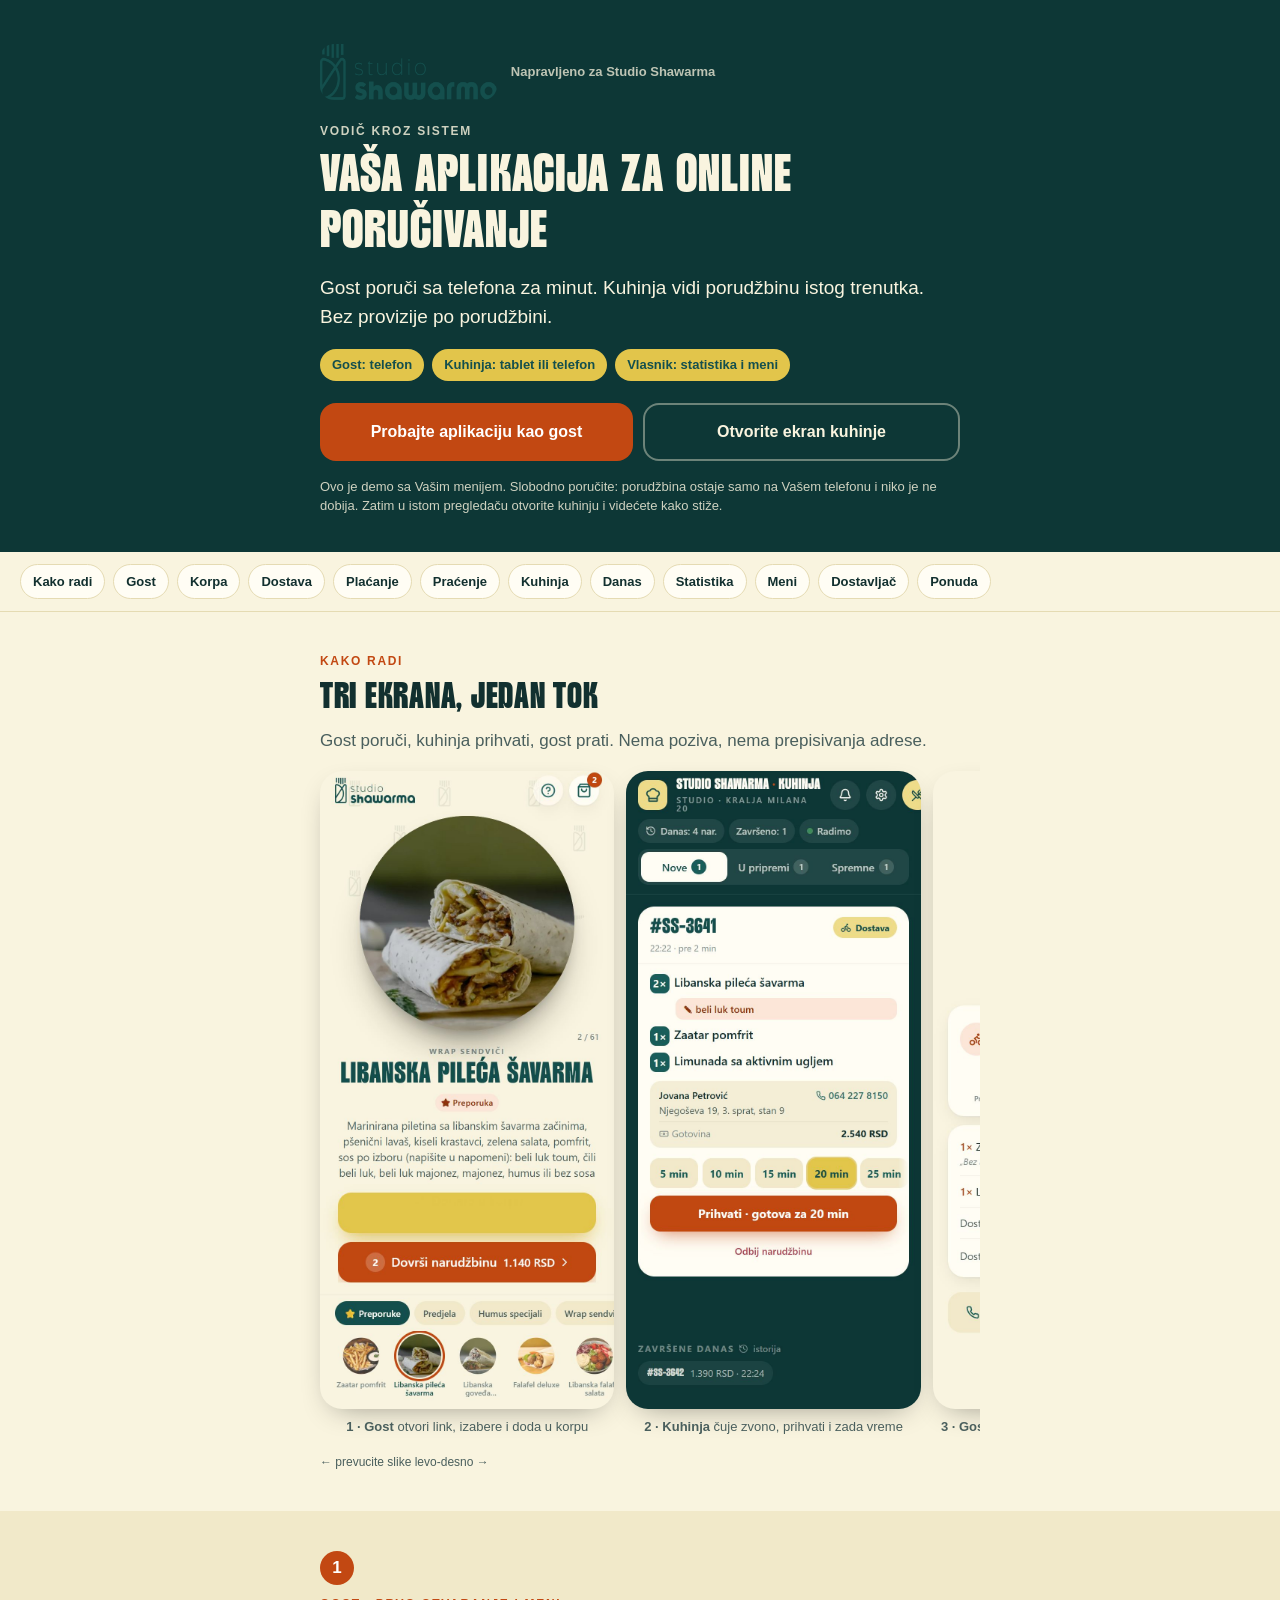
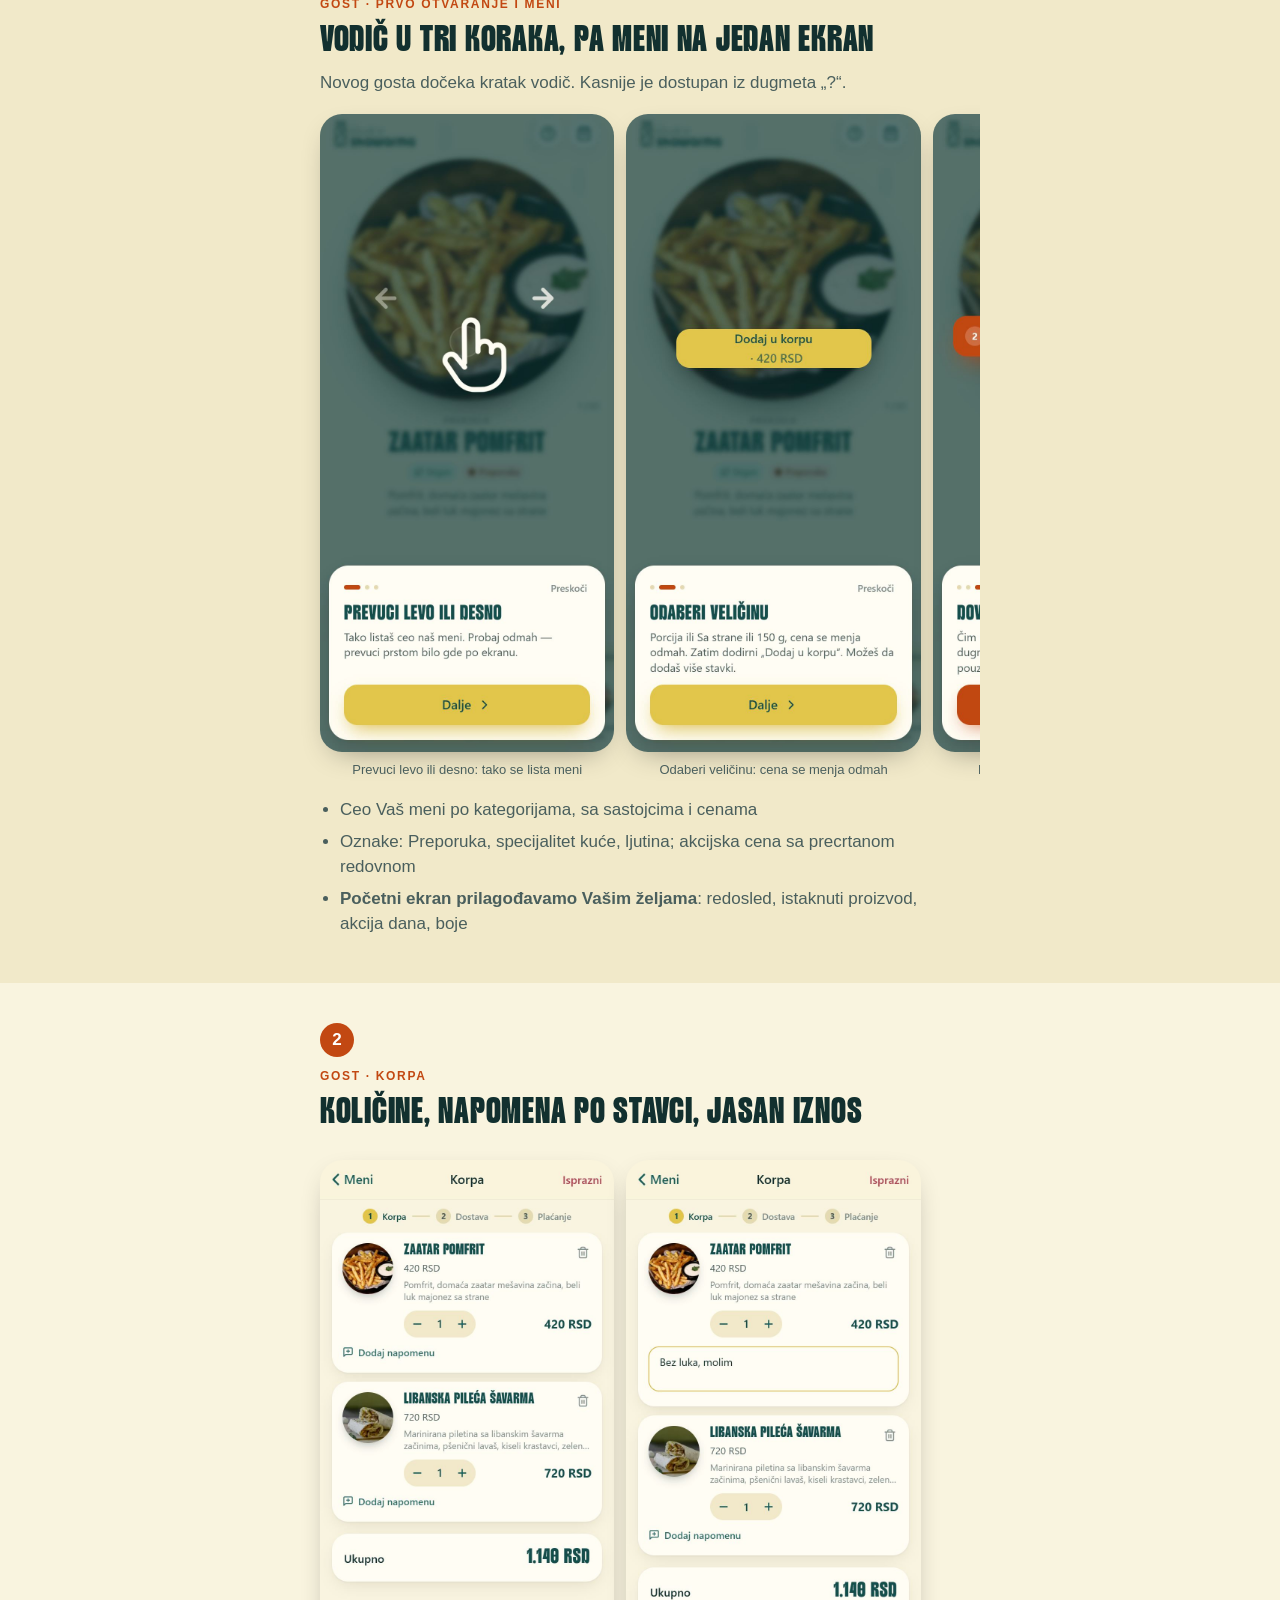
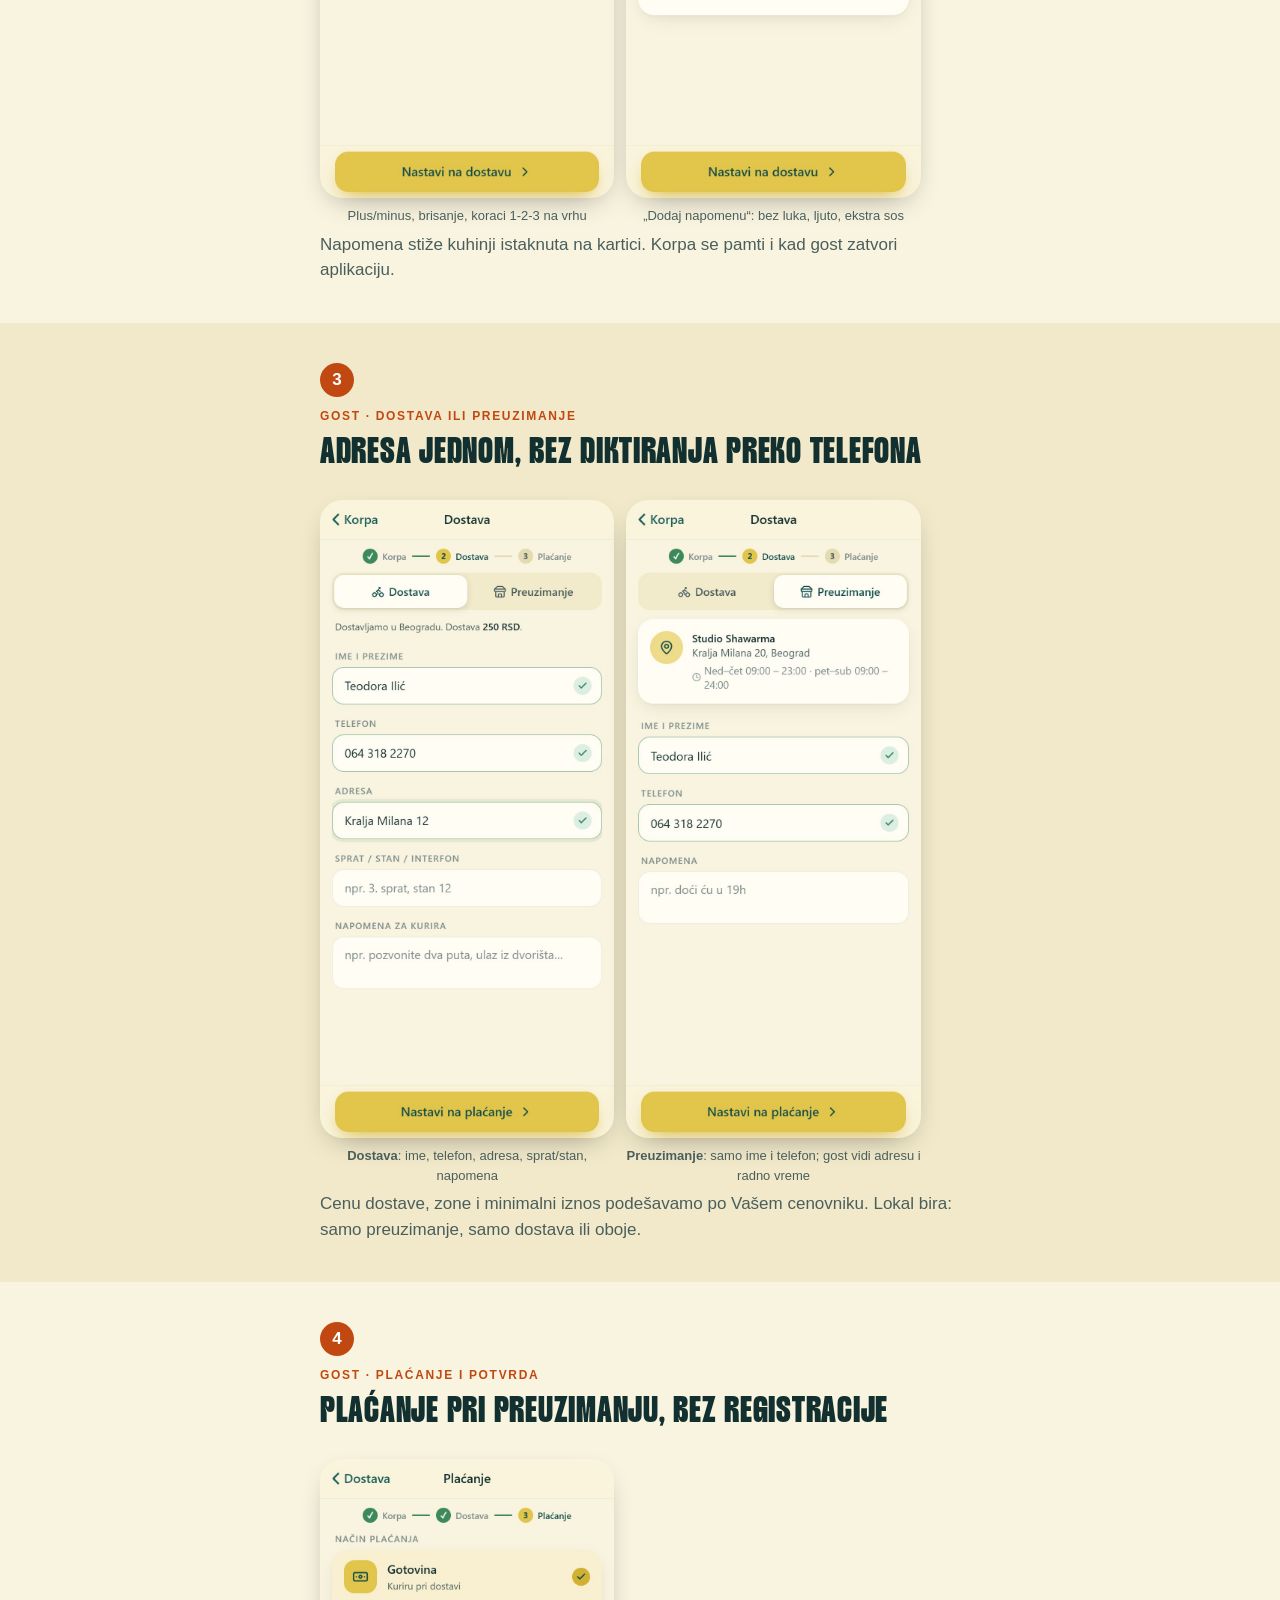
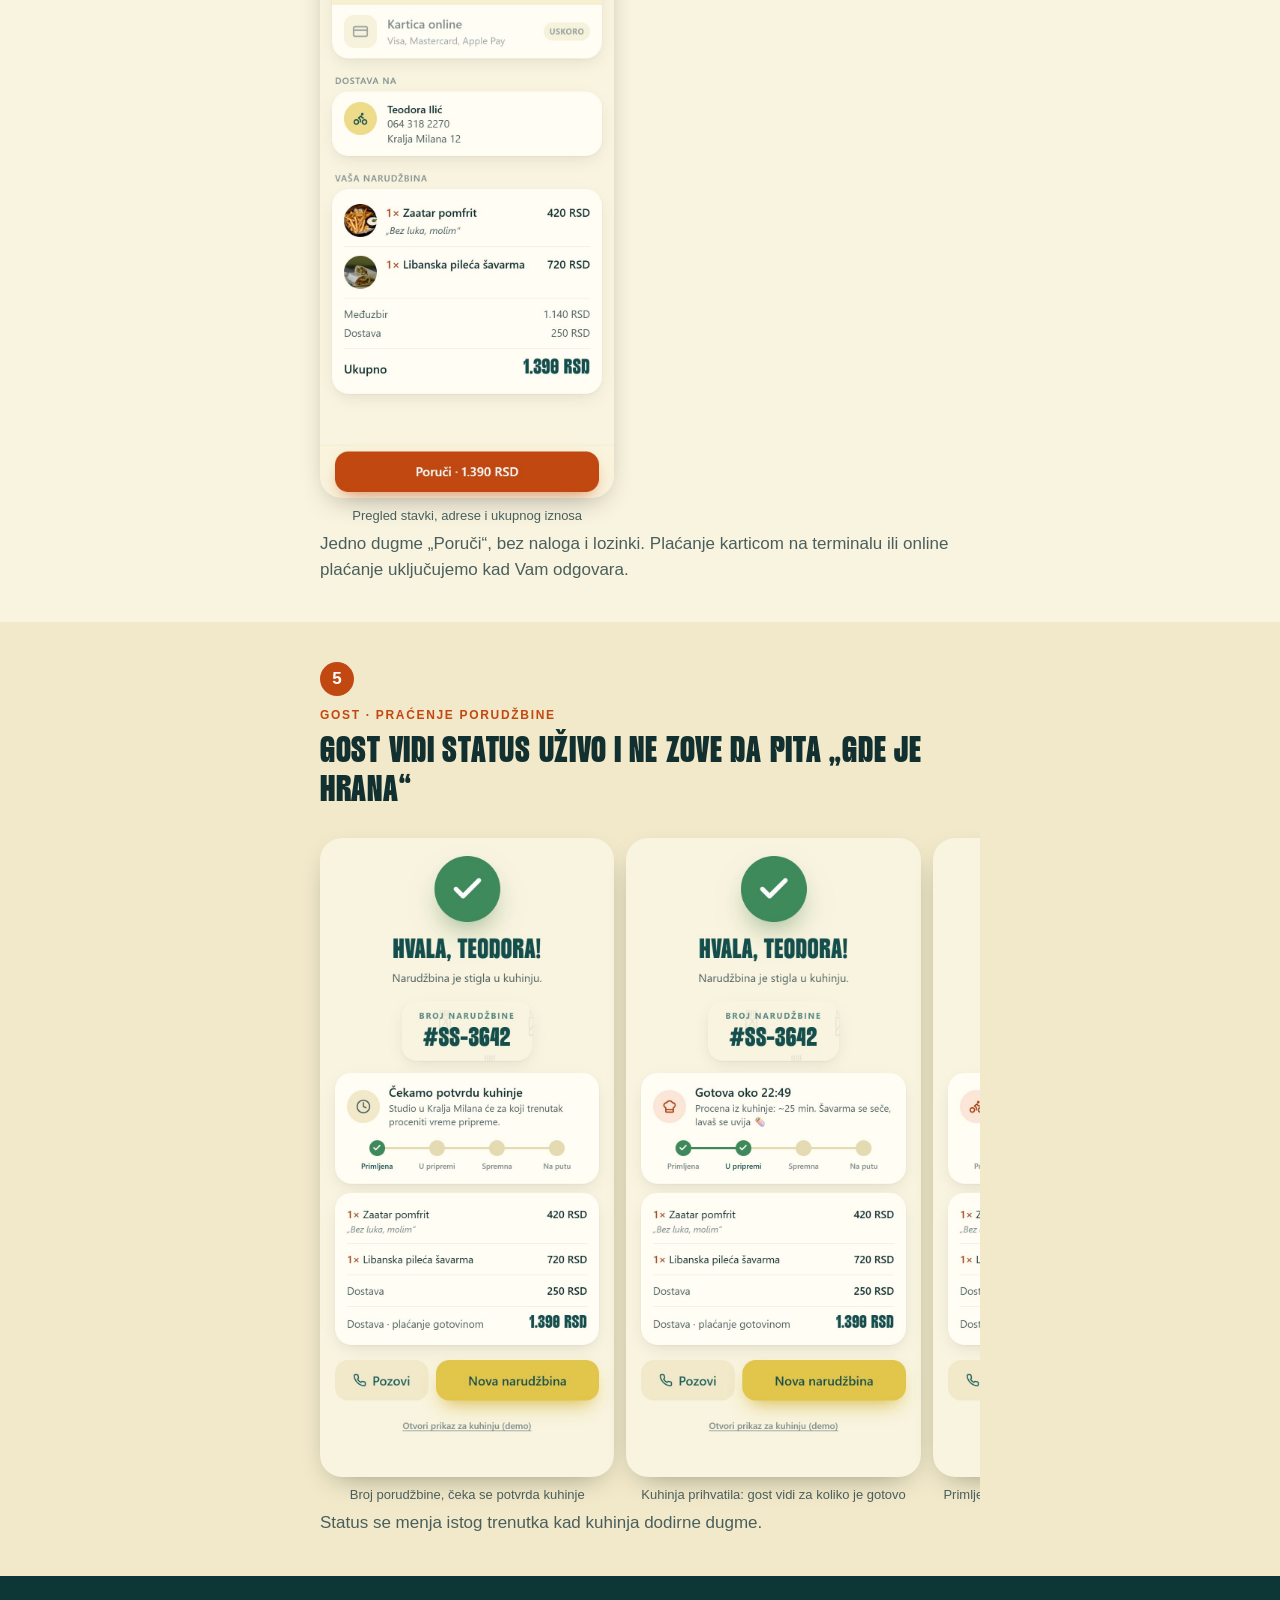
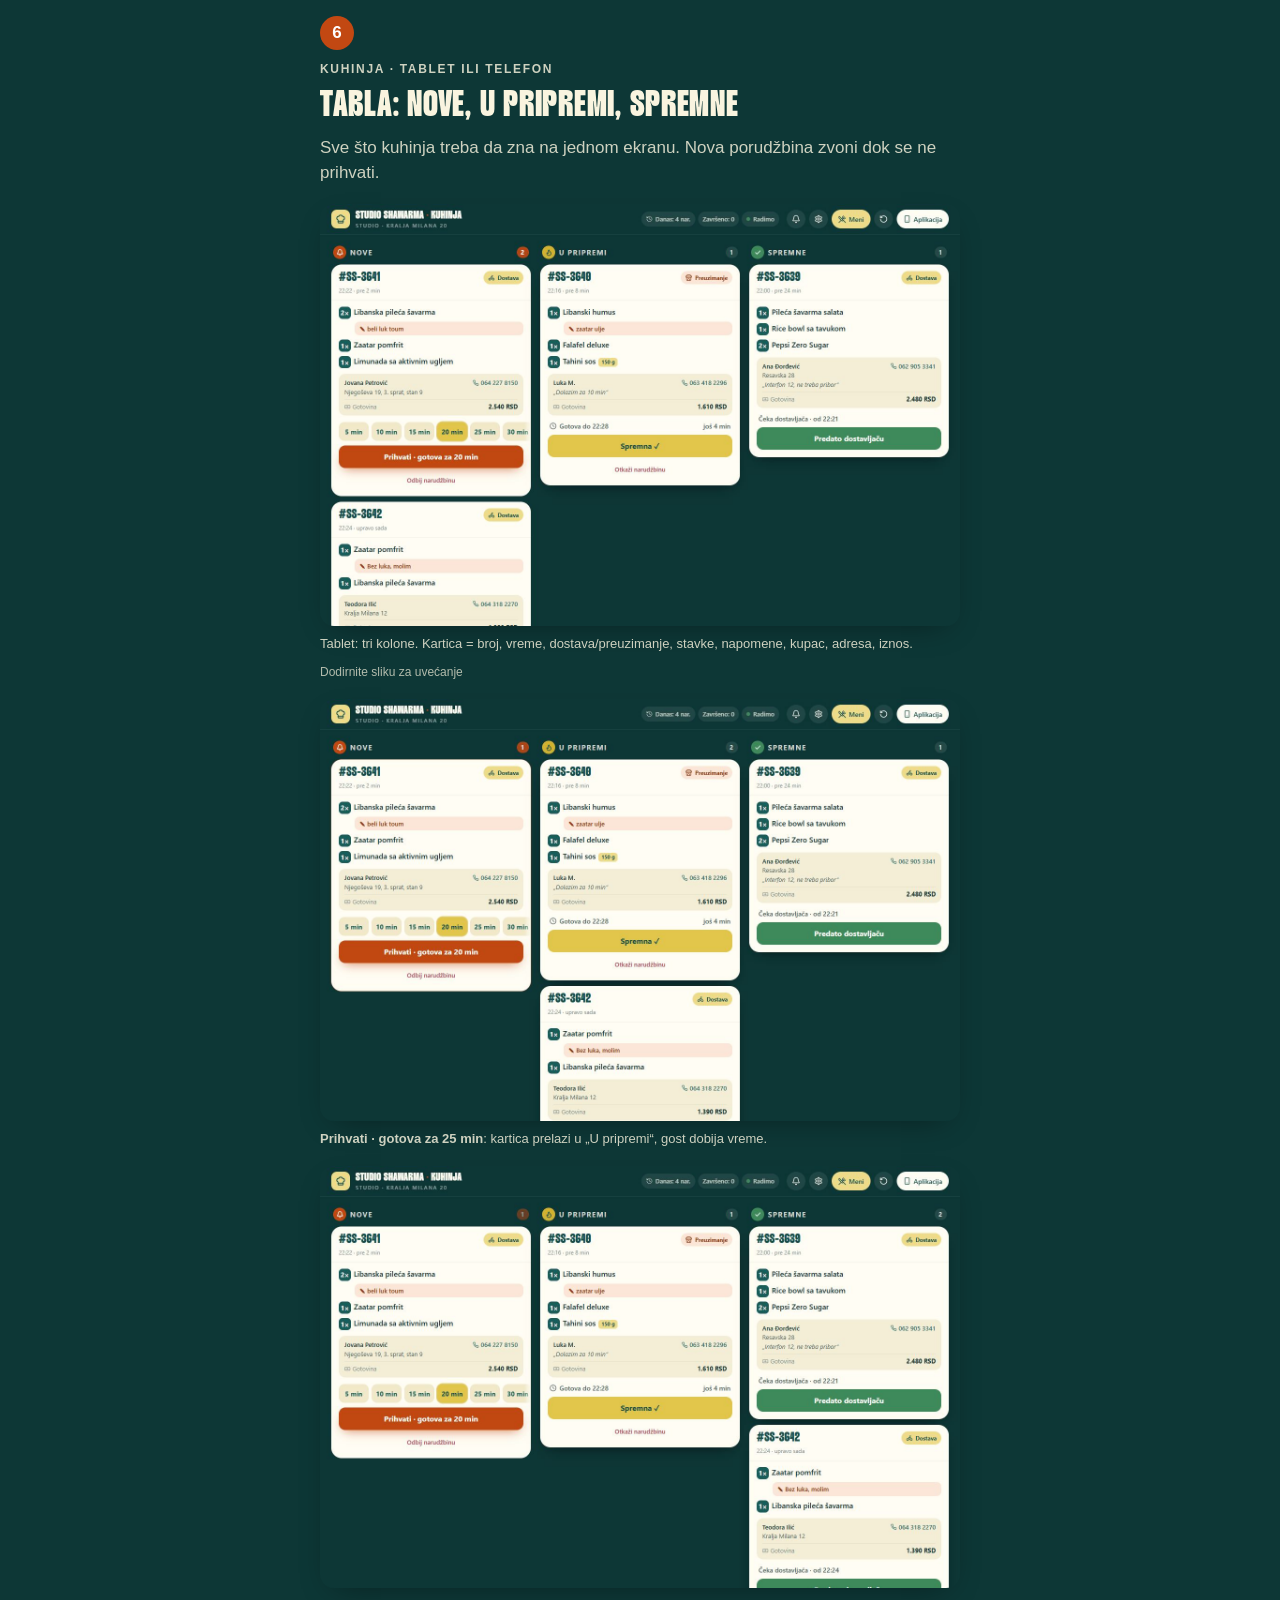
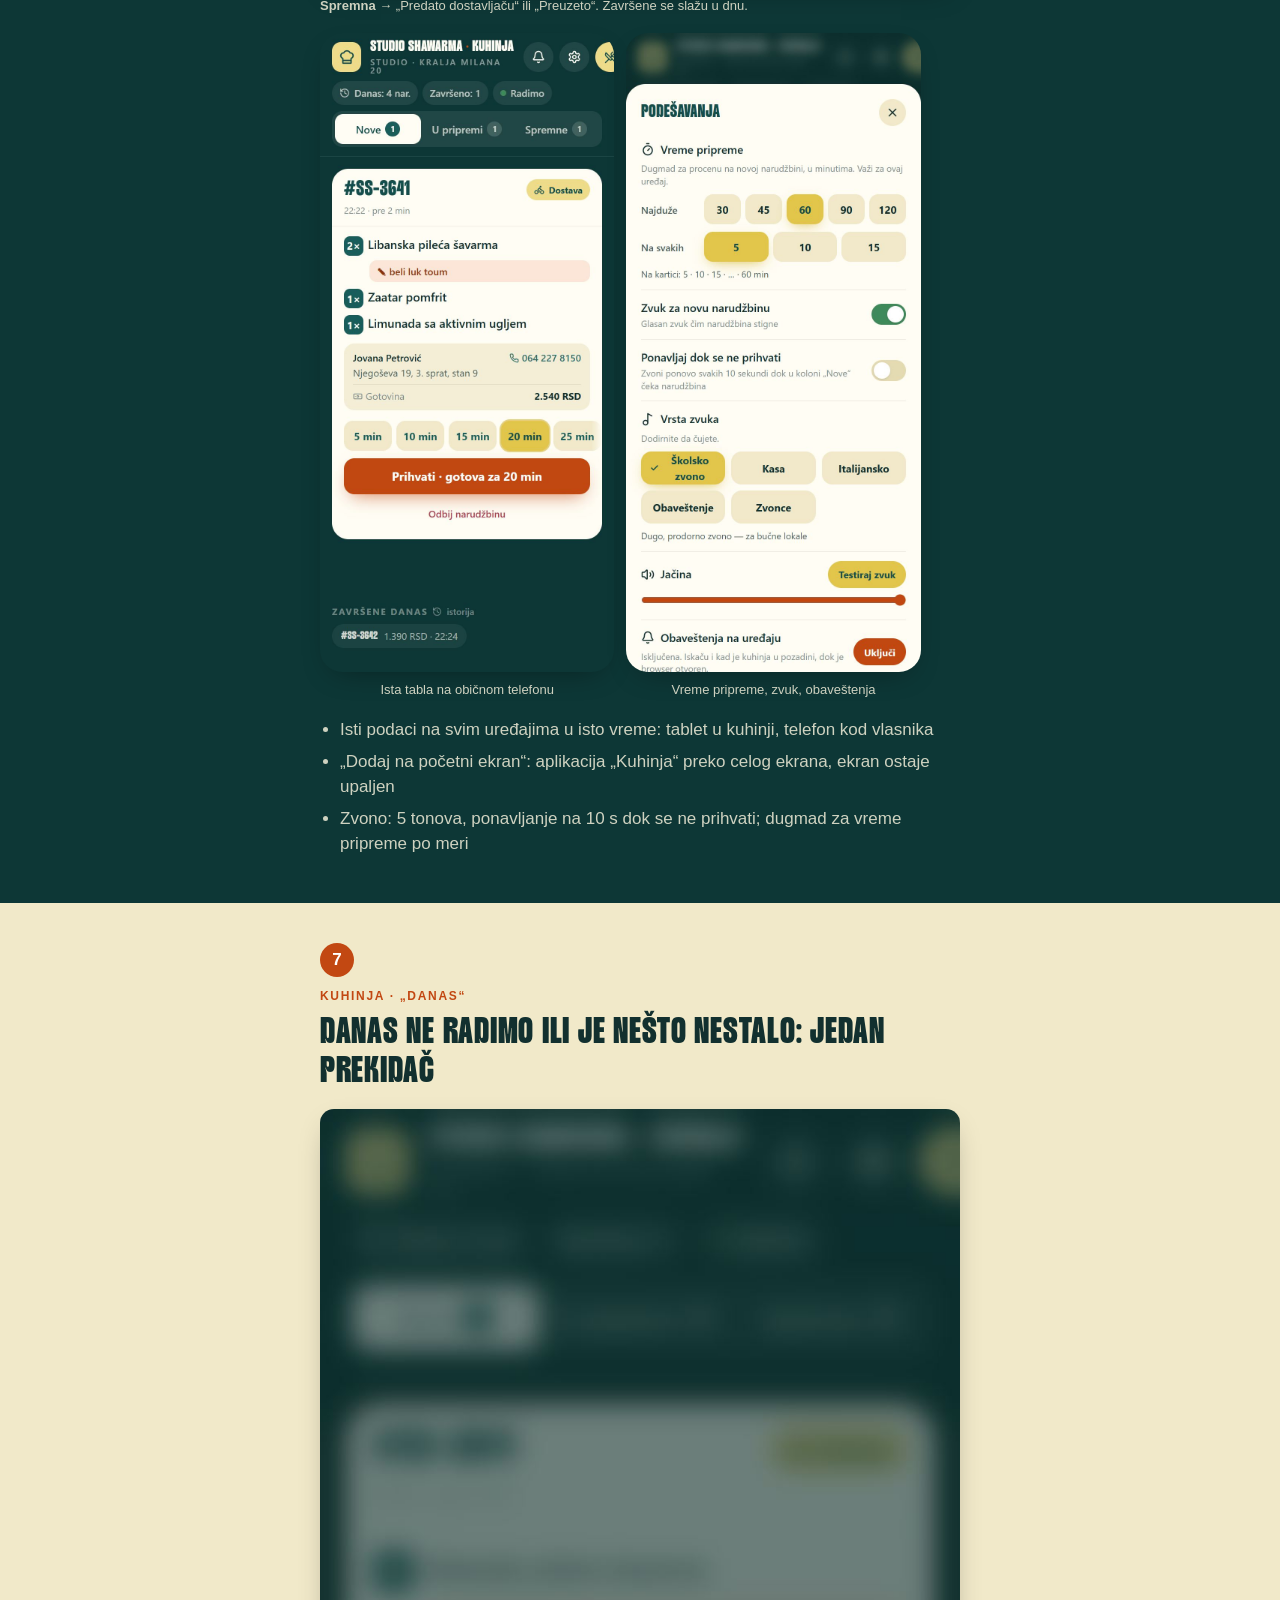
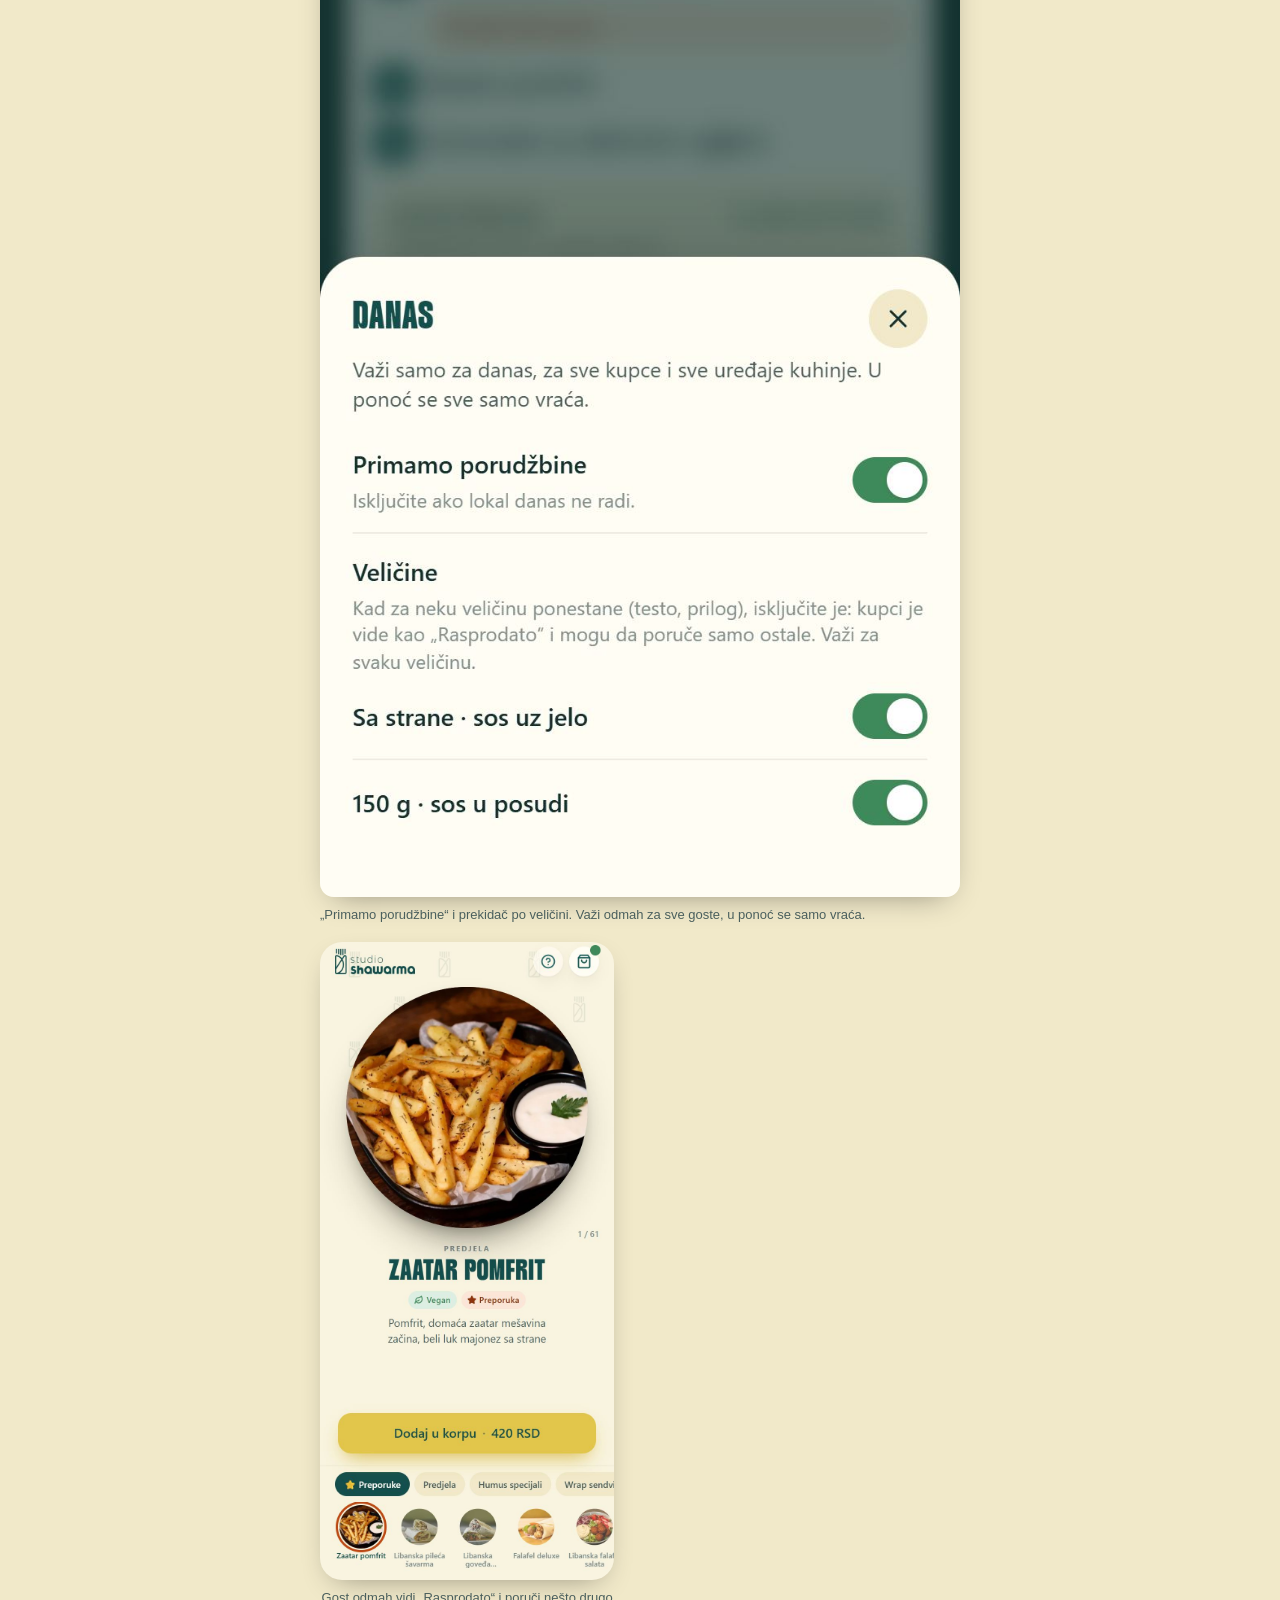
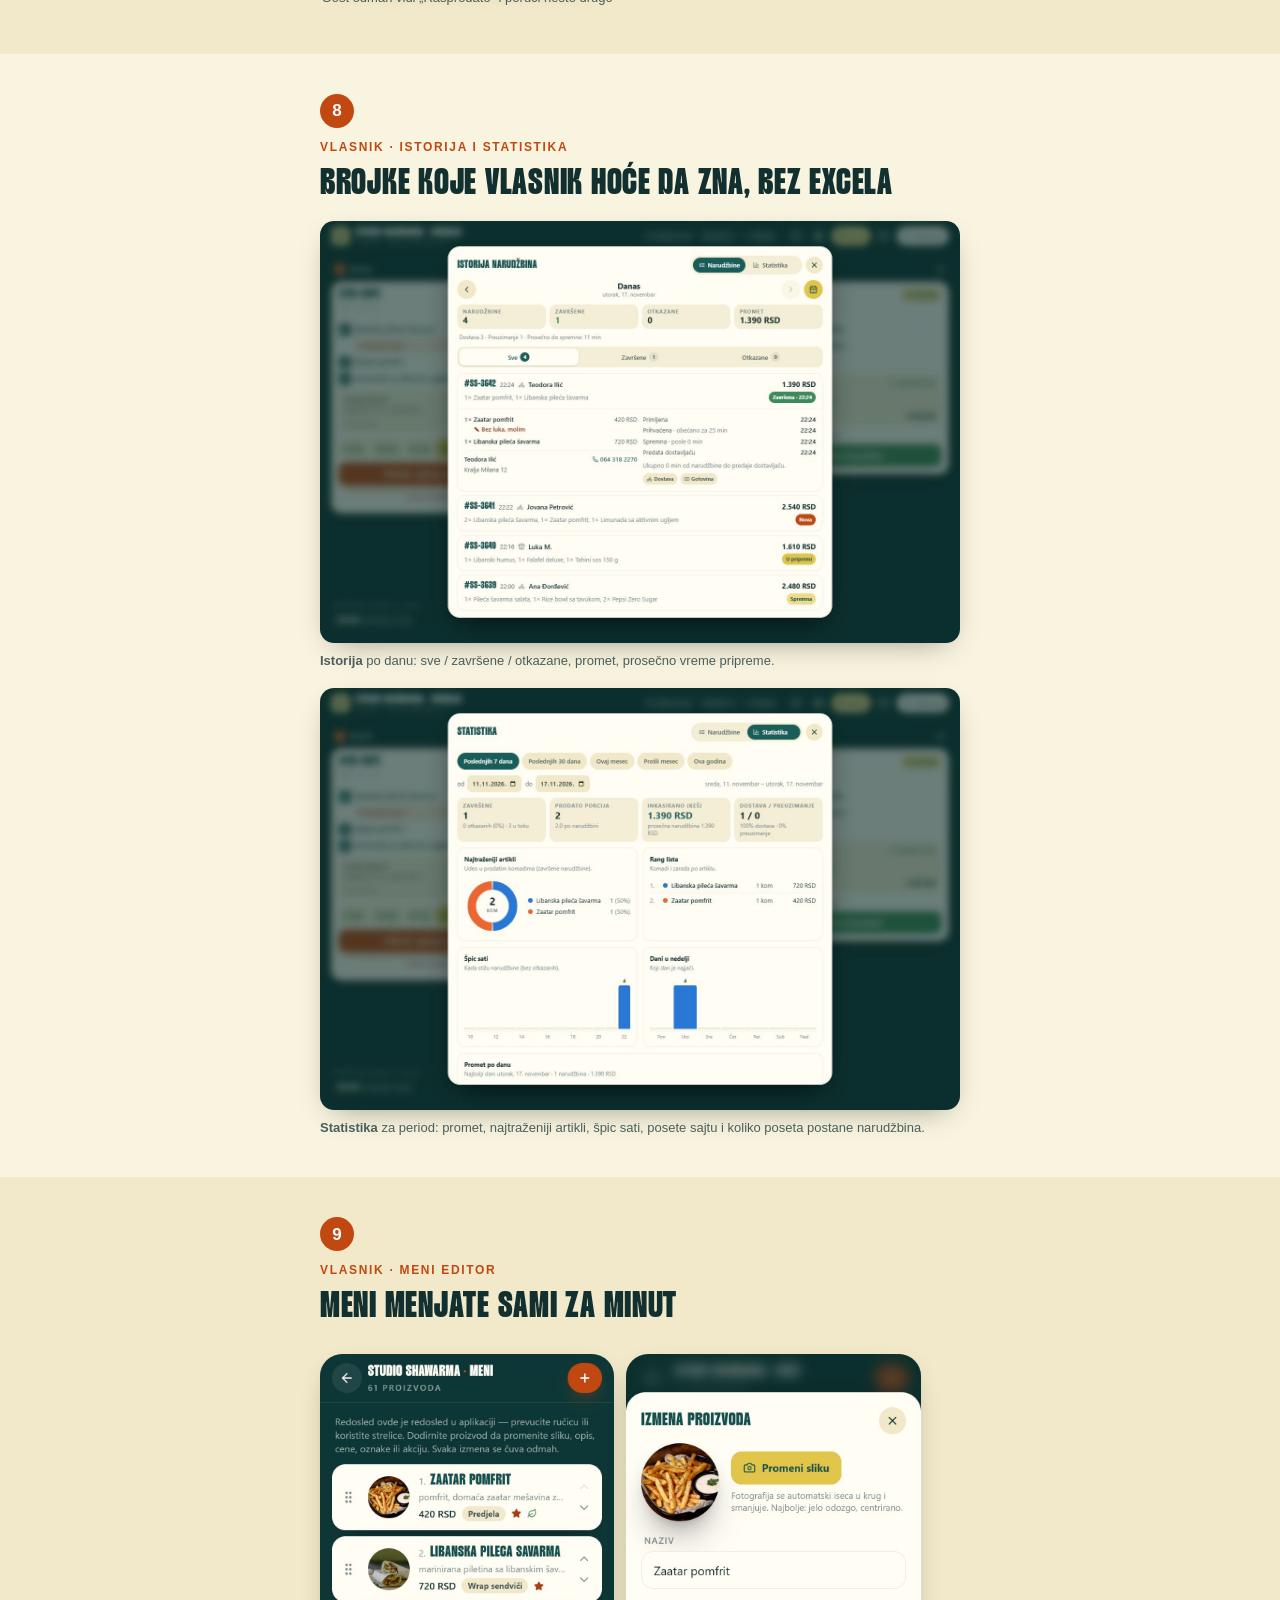
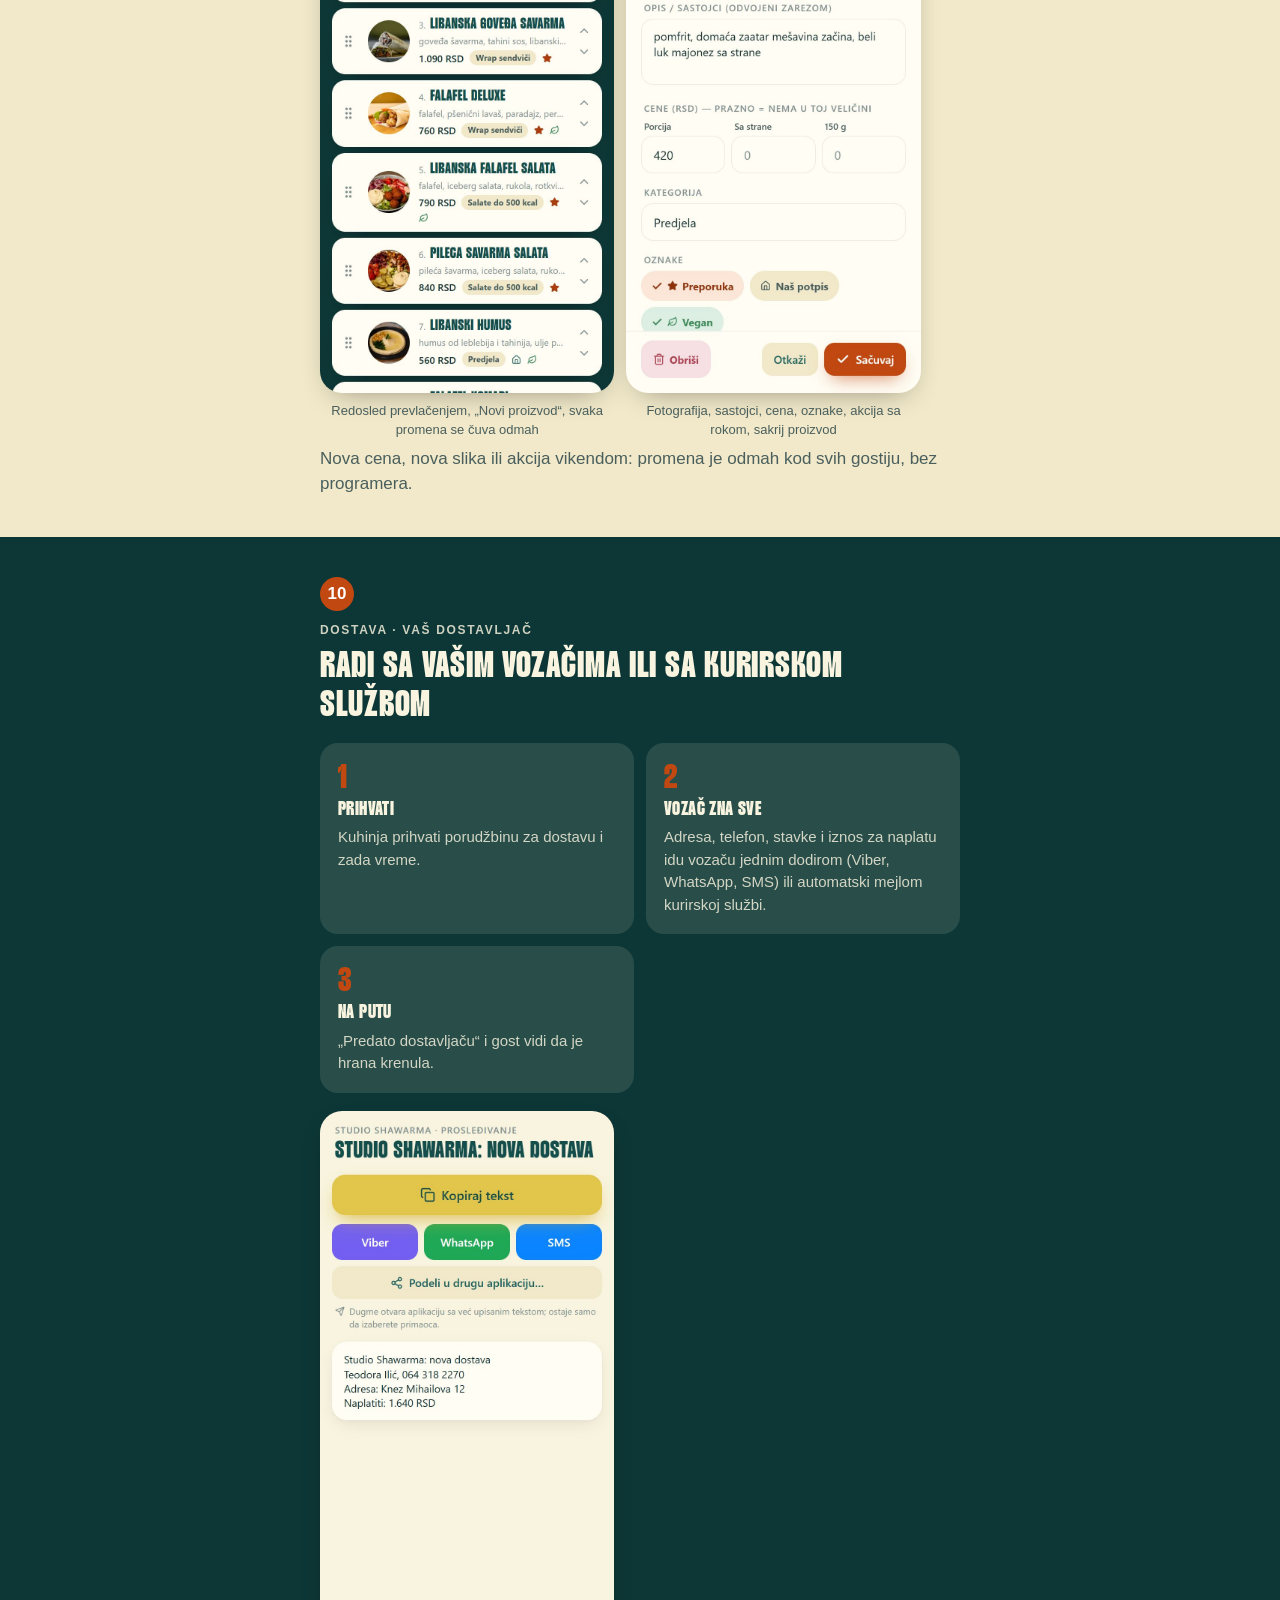
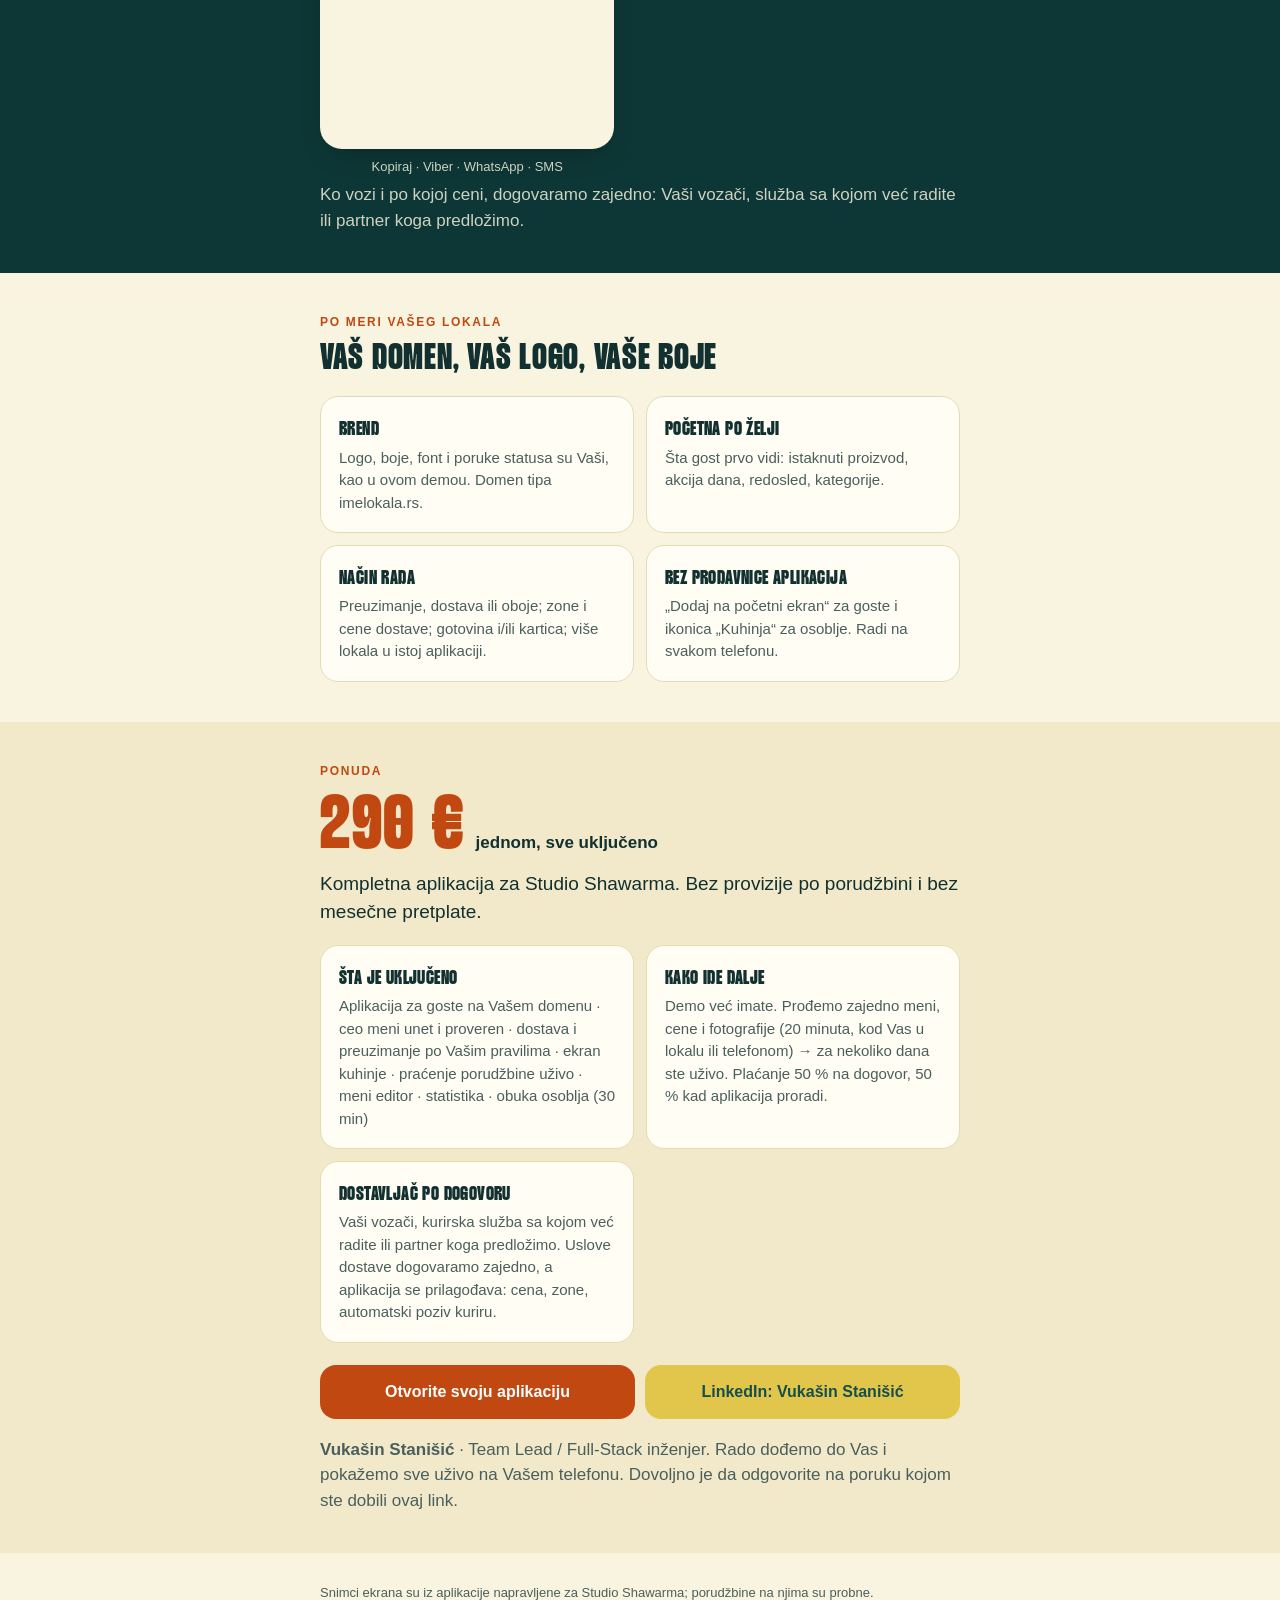
<file: vodic/index.html>
<!DOCTYPE html>
<html lang="sr">
<head>
<meta charset="utf-8">
<meta name="viewport" content="width=device-width, initial-scale=1">
<title>Studio Shawarma · vodič kroz aplikaciju</title>
<meta name="description" content="Kako radi aplikacija za online poručivanje napravljena za Studio Shawarma: gost, kuhinja, vlasnik.">
<meta name="theme-color" content="#0D3736">
<link rel="icon" href="https://vukasin00.github.io/studio-shawarma/favicon.png">
<meta property="og:title" content="Studio Shawarma · Vaša aplikacija za poručivanje">
<meta property="og:description" content="Vodič kroz sistem: kako gost poručuje, kako kuhinja prima porudžbine i šta vlasnik vidi.">
<meta property="og:image" content="https://vukasin00.github.io/studio-shawarma/icon-512.png">
<style>
/* self-hosted display font: Monigue, the heading face of studioshawarma.com (their Webflow site self-hosts the same file);
   one file covers latin + latin-ext (Č Ć Š Ž Đ checked). https://vukasin00.github.io/studio-shawarma/ is filled in by vite.config.ts */
@font-face {
  font-family: 'Monigue';
  font-style: normal;
  font-weight: 400;
  font-display: swap;
  src: url(https://vukasin00.github.io/studio-shawarma/fonts/monigue.woff2) format('woff2');
}

  :root{--bg:#F9F4DF;--card:#FFFDF4;--inset:#F1E9C9;--line:#E5DBB3;--primary:#E2C54B;--on-primary:#144F4D;--dark:#0D3736;--dark2:#144F4D;--cta:#C24812;--ink:#12302F;--ink2:#4A5F5D;--display:"Monigue", "Oswald", "Impact", "Arial Narrow", sans-serif}
  *{box-sizing:border-box;margin:0;padding:0}
  html{scroll-behavior:smooth;-webkit-text-size-adjust:100%}
  body{font-family:-apple-system,BlinkMacSystemFont,"Segoe UI",Roboto,Inter,Arial,sans-serif;background:var(--bg);color:var(--ink);line-height:1.5;font-size:17px}
  .wrap{max-width:680px;margin:0 auto;padding:0 20px}
  h1,h2,h3,.big{font-family:var(--display);font-weight:400;letter-spacing:0.02em;text-transform:uppercase;line-height:1.06}
  h1{font-size:clamp(33px,8.7vw,53px)}
  h2{font-size:clamp(25px,6.4vw,37px);margin-bottom:10px}
  h3{font-size:20px}
  p{color:var(--ink2)}
  .eyebrow{font-size:12px;font-weight:700;letter-spacing:.14em;text-transform:uppercase;color:var(--cta);margin-bottom:8px}
  .lead{font-size:19px;color:var(--ink)}
  .dark{background:var(--dark);color:var(--bg)}
  .dark p,.dark li{color:var(--bg);opacity:.82}
  .dark .lead{color:var(--bg);opacity:1}
  .alt{background:var(--inset)}
  section{padding:40px 0}
  header.hero{padding:44px 0 36px}
  .brand{display:flex;align-items:center;gap:14px;margin-bottom:22px}
  .brand img{height:56px;width:auto;max-width:200px;object-fit:contain;border-radius:14px}
  .brand span{font-size:13px;font-weight:600;opacity:.75}
  .pills{display:flex;flex-wrap:wrap;gap:8px;margin-top:18px}
  .pill{background:var(--primary);color:var(--on-primary);border-radius:999px;padding:6px 12px;font-size:13px;font-weight:600}
  .btns{display:flex;flex-direction:column;gap:10px;margin-top:22px}
  .btn{display:flex;align-items:center;justify-content:center;gap:8px;padding:15px 18px;border-radius:16px;font-weight:700;text-decoration:none;font-size:16px;text-align:center}
  .btn-cta{background:var(--cta);color:#fff}
  .btn-primary{background:var(--primary);color:var(--on-primary)}
  .btn-ghost{background:transparent;color:var(--bg);border:2px solid color-mix(in srgb,var(--bg) 40%,transparent)}
  .small{font-size:13px}
  .toc{display:flex;gap:8px;overflow-x:auto;padding:12px 20px;scrollbar-width:none;background:var(--bg);position:sticky;top:0;z-index:5;border-bottom:1px solid var(--line)}
  .toc::-webkit-scrollbar{display:none}
  .toc a{white-space:nowrap;background:var(--card);border:1px solid var(--line);border-radius:999px;padding:7px 12px;font-size:13px;font-weight:600;color:var(--ink);text-decoration:none}
  .num{display:inline-flex;align-items:center;justify-content:center;width:34px;height:34px;border-radius:50%;background:var(--cta);color:#fff;font-weight:800;font-size:17px;margin-bottom:10px}
  ul{padding-left:20px;margin:12px 0 0}
  li{color:var(--ink2);margin-bottom:6px}
  b{font-weight:700;color:inherit}
  .strip{display:flex;gap:12px;overflow-x:auto;scroll-snap-type:x mandatory;padding:18px 20px 6px;margin:0 -20px;scrollbar-width:none;-webkit-overflow-scrolling:touch}
  .strip::-webkit-scrollbar{display:none}
  .shot{flex:0 0 72%;max-width:300px;scroll-snap-align:center}
  .shot img{width:100%;height:auto;border-radius:22px;display:block;background:var(--dark2);box-shadow:0 10px 30px -14px rgba(0,0,0,.45)}
  .shot p{font-size:13px;margin-top:8px;text-align:center}
  .tab{margin-top:18px}
  .tab img{width:100%;height:auto;border-radius:14px;display:block;cursor:zoom-in;box-shadow:0 10px 30px -14px rgba(0,0,0,.45)}
  .tab p{font-size:13px;margin-top:8px}
  .hint{font-size:12px;color:var(--ink2);margin-top:10px}
  .dark .hint{color:var(--bg);opacity:.7}
  .steps,.cards{display:grid;gap:12px;margin-top:18px}
  .step{background:var(--inset);border-radius:18px;padding:18px}
  .dark .step{background:color-mix(in srgb,var(--bg) 12%,var(--dark))}
  .step .big{font-size:34px;color:var(--cta);line-height:1}
  .step h3,.card h3{margin:4px 0 6px}
  .step p,.card p{font-size:15px}
  .card{background:var(--card);border-radius:18px;padding:18px;border:1px solid var(--line)}
  .price{display:flex;align-items:baseline;gap:10px;flex-wrap:wrap}
  .price .big{font-size:76px;color:var(--cta);line-height:1}
  a{color:var(--cta)}
  footer{padding:30px 0 60px;font-size:13px;color:var(--ink2)}
  .lb{position:fixed;inset:0;background:rgba(10,10,10,.96);display:none;z-index:50;overflow:auto;-webkit-overflow-scrolling:touch}
  .lb.on{display:block}
  .lb img{display:block;width:auto;max-width:none;min-width:100%;margin:0 auto}
  .lb .close{position:fixed;top:14px;right:14px;background:#fff;color:#111;border:0;border-radius:999px;padding:10px 16px;font-weight:700;font-size:15px;z-index:51}
  @media (min-width:700px){.steps,.cards{grid-template-columns:1fr 1fr}.btns{flex-direction:row}.btn{flex:1}.shot{flex-basis:46%}}
</style>
</head>
<body>

<header class="hero dark">
  <div class="wrap">
    <div class="brand"><img src="https://vukasin00.github.io/studio-shawarma/logo.png" alt="Studio Shawarma"><span>Napravljeno za Studio Shawarma</span></div>
    <p class="eyebrow">Vodič kroz sistem</p>
    <h1>Vaša aplikacija za online poručivanje</h1>
    <p class="lead" style="margin-top:14px">Gost poruči sa telefona za minut. Kuhinja vidi porudžbinu istog trenutka. Bez provizije po porudžbini.</p>
    <div class="pills"><span class="pill">Gost: telefon</span><span class="pill">Kuhinja: tablet ili telefon</span><span class="pill">Vlasnik: statistika i meni</span></div>
    <div class="btns">
      <a class="btn btn-cta" href="https://vukasin00.github.io/studio-shawarma/">Probajte aplikaciju kao gost</a>
      <a class="btn btn-ghost" href="https://vukasin00.github.io/studio-shawarma/kuhinja">Otvorite ekran kuhinje</a>
    </div>
    <p class="small" style="margin-top:16px">Ovo je demo sa Vašim menijem. Slobodno poručite: porudžbina ostaje samo na Vašem telefonu i niko je ne dobija. Zatim u istom pregledaču otvorite kuhinju i videćete kako stiže.</p>
  </div>
</header>

<nav class="toc">
  <a href="#kako">Kako radi</a><a href="#gost">Gost</a><a href="#korpa">Korpa</a><a href="#dostava">Dostava</a><a href="#placanje">Plaćanje</a><a href="#pracenje">Praćenje</a><a href="#kuhinja">Kuhinja</a><a href="#danas">Danas</a><a href="#statistika">Statistika</a><a href="#meni">Meni</a><a href="#kurir">Dostavljač</a><a href="#ponuda">Ponuda</a>
</nav>

<section id="kako">
  <div class="wrap">
    <p class="eyebrow">Kako radi</p>
    <h2>Tri ekrana, jedan tok</h2>
    <p>Gost poruči, kuhinja prihvati, gost prati. Nema poziva, nema prepisivanja adrese.</p>
    <div class="strip">
      <div class="shot"><img src="img/home-added.jpg" alt="Gost dodaje u korpu" loading="lazy"><p><b>1 · Gost</b> otvori link, izabere i doda u korpu</p></div>
      <div class="shot"><img src="img/kuhinja-tel.jpg" alt="Kuhinja na telefonu" loading="lazy"><p><b>2 · Kuhinja</b> čuje zvono, prihvati i zada vreme</p></div>
      <div class="shot"><img src="img/status2.jpg" alt="Gost prati status" loading="lazy"><p><b>3 · Gost</b> uživo vidi: u pripremi, spremna, na putu</p></div>
    </div>
    <p class="hint">← prevucite slike levo-desno →</p>
  </div>
</section>

<section id="gost" class="alt">
  <div class="wrap">
    <span class="num">1</span>
    <p class="eyebrow">Gost · prvo otvaranje i meni</p>
    <h2>Vodič u tri koraka, pa meni na jedan ekran</h2>
    <p>Novog gosta dočeka kratak vodič. Kasnije je dostupan iz dugmeta „?“.</p>
    <div class="strip">
      <div class="shot"><img src="img/tut1.jpg" alt="Vodič korak 1" loading="lazy"><p>Prevuci levo ili desno: tako se lista meni</p></div>
      <div class="shot"><img src="img/tut2.jpg" alt="Vodič korak 2" loading="lazy"><p>Odaberi veličinu: cena se menja odmah</p></div>
      <div class="shot"><img src="img/tut3.jpg" alt="Vodič korak 3" loading="lazy"><p>Dovrši narudžbinu: gotovo za minut</p></div>
      <div class="shot"><img src="img/home.jpg" alt="Početni ekran" loading="lazy"><p>Jedan proizvod po ekranu, velika fotografija</p></div>
      <div class="shot"><img src="img/home-added.jpg" alt="Dodato u korpu" loading="lazy"><p>Brojač na korpi i dugme sa iznosom</p></div>
    </div>
    <ul>
      <li>Ceo Vaš meni po kategorijama, sa sastojcima i cenama</li>
      <li>Oznake: Preporuka, specijalitet kuće, ljutina; akcijska cena sa precrtanom redovnom</li>
      <li><b>Početni ekran prilagođavamo Vašim željama</b>: redosled, istaknuti proizvod, akcija dana, boje</li>
    </ul>
  </div>
</section>

<section id="korpa">
  <div class="wrap">
    <span class="num">2</span>
    <p class="eyebrow">Gost · korpa</p>
    <h2>Količine, napomena po stavci, jasan iznos</h2>
    <div class="strip">
      <div class="shot"><img src="img/korpa.jpg" alt="Korpa" loading="lazy"><p>Plus/minus, brisanje, koraci 1-2-3 na vrhu</p></div>
      <div class="shot"><img src="img/korpa-note.jpg" alt="Napomena" loading="lazy"><p>„Dodaj napomenu“: bez luka, ljuto, ekstra sos</p></div>
    </div>
    <p>Napomena stiže kuhinji istaknuta na kartici. Korpa se pamti i kad gost zatvori aplikaciju.</p>
  </div>
</section>

<section id="dostava" class="alt">
  <div class="wrap">
    <span class="num">3</span>
    <p class="eyebrow">Gost · dostava ili preuzimanje</p>
    <h2>Adresa jednom, bez diktiranja preko telefona</h2>
    <div class="strip">
      <div class="shot"><img src="img/dostava-full.jpg" alt="Forma za dostavu" loading="lazy"><p><b>Dostava</b>: ime, telefon, adresa, sprat/stan, napomena</p></div>
      <div class="shot"><img src="img/preuzimanje.jpg" alt="Preuzimanje" loading="lazy"><p><b>Preuzimanje</b>: samo ime i telefon; gost vidi adresu i radno vreme</p></div>
    </div>
    <p>Cenu dostave, zone i minimalni iznos podešavamo po Vašem cenovniku. Lokal bira: samo preuzimanje, samo dostava ili oboje.</p>
  </div>
</section>

<section id="placanje">
  <div class="wrap">
    <span class="num">4</span>
    <p class="eyebrow">Gost · plaćanje i potvrda</p>
    <h2>Plaćanje pri preuzimanju, bez registracije</h2>
    <div class="strip">
      <div class="shot"><img src="img/placanje.jpg" alt="Plaćanje" loading="lazy"><p>Pregled stavki, adrese i ukupnog iznosa</p></div>
    </div>
    <p>Jedno dugme „Poruči“, bez naloga i lozinki. Plaćanje karticom na terminalu ili online plaćanje uključujemo kad Vam odgovara.</p>
  </div>
</section>

<section id="pracenje" class="alt">
  <div class="wrap">
    <span class="num">5</span>
    <p class="eyebrow">Gost · praćenje porudžbine</p>
    <h2>Gost vidi status uživo i ne zove da pita „gde je hrana“</h2>
    <div class="strip">
      <div class="shot"><img src="img/status1.jpg" alt="Status primljena" loading="lazy"><p>Broj porudžbine, čeka se potvrda kuhinje</p></div>
      <div class="shot"><img src="img/status-priprema.jpg" alt="Status u pripremi" loading="lazy"><p>Kuhinja prihvatila: gost vidi za koliko je gotovo</p></div>
      <div class="shot"><img src="img/status2.jpg" alt="Status na putu" loading="lazy"><p>Primljena → U pripremi → Spremna → Na putu</p></div>
    </div>
    <p>Status se menja istog trenutka kad kuhinja dodirne dugme.</p>
  </div>
</section>

<section id="kuhinja" class="dark">
  <div class="wrap">
    <span class="num">6</span>
    <p class="eyebrow">Kuhinja · tablet ili telefon</p>
    <h2>Tabla: Nove, U pripremi, Spremne</h2>
    <p>Sve što kuhinja treba da zna na jednom ekranu. Nova porudžbina zvoni dok se ne prihvati.</p>
    <div class="tab"><img src="img/kuhinja-tablet.jpg" alt="Kuhinja na tabletu" data-zoom loading="lazy"><p>Tablet: tri kolone. Kartica = broj, vreme, dostava/preuzimanje, stavke, napomene, kupac, adresa, iznos.</p></div>
    <p class="hint">Dodirnite sliku za uvećanje</p>
    <div class="tab"><img src="img/kuhinja-prihvacena.jpg" alt="Prihvaćena porudžbina" data-zoom loading="lazy"><p><b>Prihvati · gotova za 25 min</b>: kartica prelazi u „U pripremi“, gost dobija vreme.</p></div>
    <div class="tab"><img src="img/kuhinja-ceka.jpg" alt="Spremna porudžbina" data-zoom loading="lazy"><p><b>Spremna</b> → „Predato dostavljaču“ ili „Preuzeto“. Završene se slažu u dnu.</p></div>
    <div class="strip">
      <div class="shot"><img src="img/kuhinja-tel.jpg" alt="Kuhinja na telefonu" loading="lazy"><p>Ista tabla na običnom telefonu</p></div>
      <div class="shot"><img src="img/podesavanja.jpg" alt="Podešavanja kuhinje" loading="lazy"><p>Vreme pripreme, zvuk, obaveštenja</p></div>
    </div>
    <ul>
      <li>Isti podaci na svim uređajima u isto vreme: tablet u kuhinji, telefon kod vlasnika</li>
      <li>„Dodaj na početni ekran“: aplikacija „Kuhinja“ preko celog ekrana, ekran ostaje upaljen</li>
      <li>Zvono: 5 tonova, ponavljanje na 10 s dok se ne prihvati; dugmad za vreme pripreme po meri</li>
    </ul>
  </div>
</section>

<section id="danas" class="alt">
  <div class="wrap">
    <span class="num">7</span>
    <p class="eyebrow">Kuhinja · „Danas“</p>
    <h2>Danas ne radimo ili je nešto nestalo: jedan prekidač</h2>
    <div class="tab"><img src="img/danas.jpg" alt="Panel Danas" data-zoom loading="lazy"><p>„Primamo porudžbine“ i prekidač po veličini. Važi odmah za sve goste, u ponoć se samo vraća.</p></div>
    <div class="strip"><div class="shot"><img src="img/rasprodato.jpg" alt="Rasprodato" loading="lazy"><p>Gost odmah vidi „Rasprodato“ i poruči nešto drugo</p></div></div>
  </div>
</section>

<section id="statistika">
  <div class="wrap">
    <span class="num">8</span>
    <p class="eyebrow">Vlasnik · istorija i statistika</p>
    <h2>Brojke koje vlasnik hoće da zna, bez Excela</h2>
    <div class="tab"><img src="img/istorija.jpg" alt="Istorija narudžbina" data-zoom loading="lazy"><p><b>Istorija</b> po danu: sve / završene / otkazane, promet, prosečno vreme pripreme.</p></div>
    <div class="tab"><img src="img/statistika.jpg" alt="Statistika" data-zoom loading="lazy"><p><b>Statistika</b> za period: promet, najtraženiji artikli, špic sati, posete sajtu i koliko poseta postane narudžbina.</p></div>
  </div>
</section>

<section id="meni" class="alt">
  <div class="wrap">
    <span class="num">9</span>
    <p class="eyebrow">Vlasnik · meni editor</p>
    <h2>Meni menjate sami za minut</h2>
    <div class="strip">
      <div class="shot"><img src="img/meni-lista.jpg" alt="Lista proizvoda" loading="lazy"><p>Redosled prevlačenjem, „Novi proizvod“, svaka promena se čuva odmah</p></div>
      <div class="shot"><img src="img/meni-izmena.jpg" alt="Izmena proizvoda" loading="lazy"><p>Fotografija, sastojci, cena, oznake, akcija sa rokom, sakrij proizvod</p></div>
    </div>
    <p>Nova cena, nova slika ili akcija vikendom: promena je odmah kod svih gostiju, bez programera.</p>
  </div>
</section>

<section id="kurir" class="dark">
  <div class="wrap">
    <span class="num">10</span>
    <p class="eyebrow">Dostava · Vaš dostavljač</p>
    <h2>Radi sa Vašim vozačima ili sa kurirskom službom</h2>
    <div class="steps">
      <div class="step"><div class="big">1</div><h3>Prihvati</h3><p>Kuhinja prihvati porudžbinu za dostavu i zada vreme.</p></div>
      <div class="step"><div class="big">2</div><h3>Vozač zna sve</h3><p>Adresa, telefon, stavke i iznos za naplatu idu vozaču jednim dodirom (Viber, WhatsApp, SMS) ili automatski mejlom kurirskoj službi.</p></div>
      <div class="step"><div class="big">3</div><h3>Na putu</h3><p>„Predato dostavljaču“ i gost vidi da je hrana krenula.</p></div>
    </div>
    <div class="strip"><div class="shot"><img src="img/prosledi.jpg" alt="Prosleđivanje vozaču" loading="lazy"><p>Kopiraj · Viber · WhatsApp · SMS</p></div></div>
    <p>Ko vozi i po kojoj ceni, dogovaramo zajedno: Vaši vozači, služba sa kojom već radite ili partner koga predložimo.</p>
  </div>
</section>

<section id="brend">
  <div class="wrap">
    <p class="eyebrow">Po meri Vašeg lokala</p>
    <h2>Vaš domen, Vaš logo, Vaše boje</h2>
    <div class="cards">
      <div class="card"><h3>Brend</h3><p>Logo, boje, font i poruke statusa su Vaši, kao u ovom demou. Domen tipa imelokala.rs.</p></div>
      <div class="card"><h3>Početna po želji</h3><p>Šta gost prvo vidi: istaknuti proizvod, akcija dana, redosled, kategorije.</p></div>
      <div class="card"><h3>Način rada</h3><p>Preuzimanje, dostava ili oboje; zone i cene dostave; gotovina i/ili kartica; više lokala u istoj aplikaciji.</p></div>
      <div class="card"><h3>Bez prodavnice aplikacija</h3><p>„Dodaj na početni ekran“ za goste i ikonica „Kuhinja“ za osoblje. Radi na svakom telefonu.</p></div>
    </div>
  </div>
</section>

<section id="ponuda" class="alt">
  <div class="wrap">
    <p class="eyebrow">Ponuda</p>
    <div class="price"><span class="big">290 €</span><span style="font-weight:700">jednom, sve uključeno</span></div>
    <p class="lead" style="margin-top:6px">Kompletna aplikacija za Studio Shawarma. Bez provizije po porudžbini i bez mesečne pretplate.</p>
    <div class="cards">
      <div class="card"><h3>Šta je uključeno</h3><p>Aplikacija za goste na Vašem domenu · ceo meni unet i proveren · dostava i preuzimanje po Vašim pravilima · ekran kuhinje · praćenje porudžbine uživo · meni editor · statistika · obuka osoblja (30 min)</p></div>
      <div class="card"><h3>Kako ide dalje</h3><p>Demo već imate. Prođemo zajedno meni, cene i fotografije (20 minuta, kod Vas u lokalu ili telefonom) → za nekoliko dana ste uživo. Plaćanje 50 % na dogovor, 50 % kad aplikacija proradi.</p></div>
      <div class="card"><h3>Dostavljač po dogovoru</h3><p>Vaši vozači, kurirska služba sa kojom već radite ili partner koga predložimo. Uslove dostave dogovaramo zajedno, a aplikacija se prilagođava: cena, zone, automatski poziv kuriru.</p></div>
    </div>
    <div class="btns">
      <a class="btn btn-cta" href="https://vukasin00.github.io/studio-shawarma/">Otvorite svoju aplikaciju</a>
      <a class="btn btn-primary" href="https://rs.linkedin.com/in/vukasin-stanisic">LinkedIn: Vukašin Stanišić</a>
    </div>
    <p style="margin-top:18px"><b>Vukašin Stanišić</b> · Team Lead / Full-Stack inženjer. Rado dođemo do Vas i pokažemo sve uživo na Vašem telefonu. Dovoljno je da odgovorite na poruku kojom ste dobili ovaj link.</p>
  </div>
</section>

<footer><div class="wrap">Snimci ekrana su iz aplikacije napravljene za Studio Shawarma; porudžbine na njima su probne.</div></footer>

<div class="lb" id="lb"><button class="close" type="button">Zatvori ✕</button><img alt=""></div>
<script>
(function(){
  var lb=document.getElementById('lb'),im=lb.querySelector('img');
  document.querySelectorAll('img[data-zoom]').forEach(function(el){
    el.addEventListener('click',function(){im.src=el.src;im.alt=el.alt;im.style.width=Math.max(window.innerWidth*1.8,1200)+'px';lb.classList.add('on');lb.scrollLeft=0;});
  });
  lb.querySelector('.close').addEventListener('click',function(){lb.classList.remove('on');im.src='';});
})();
</script>
</body>
</html>
</file>
